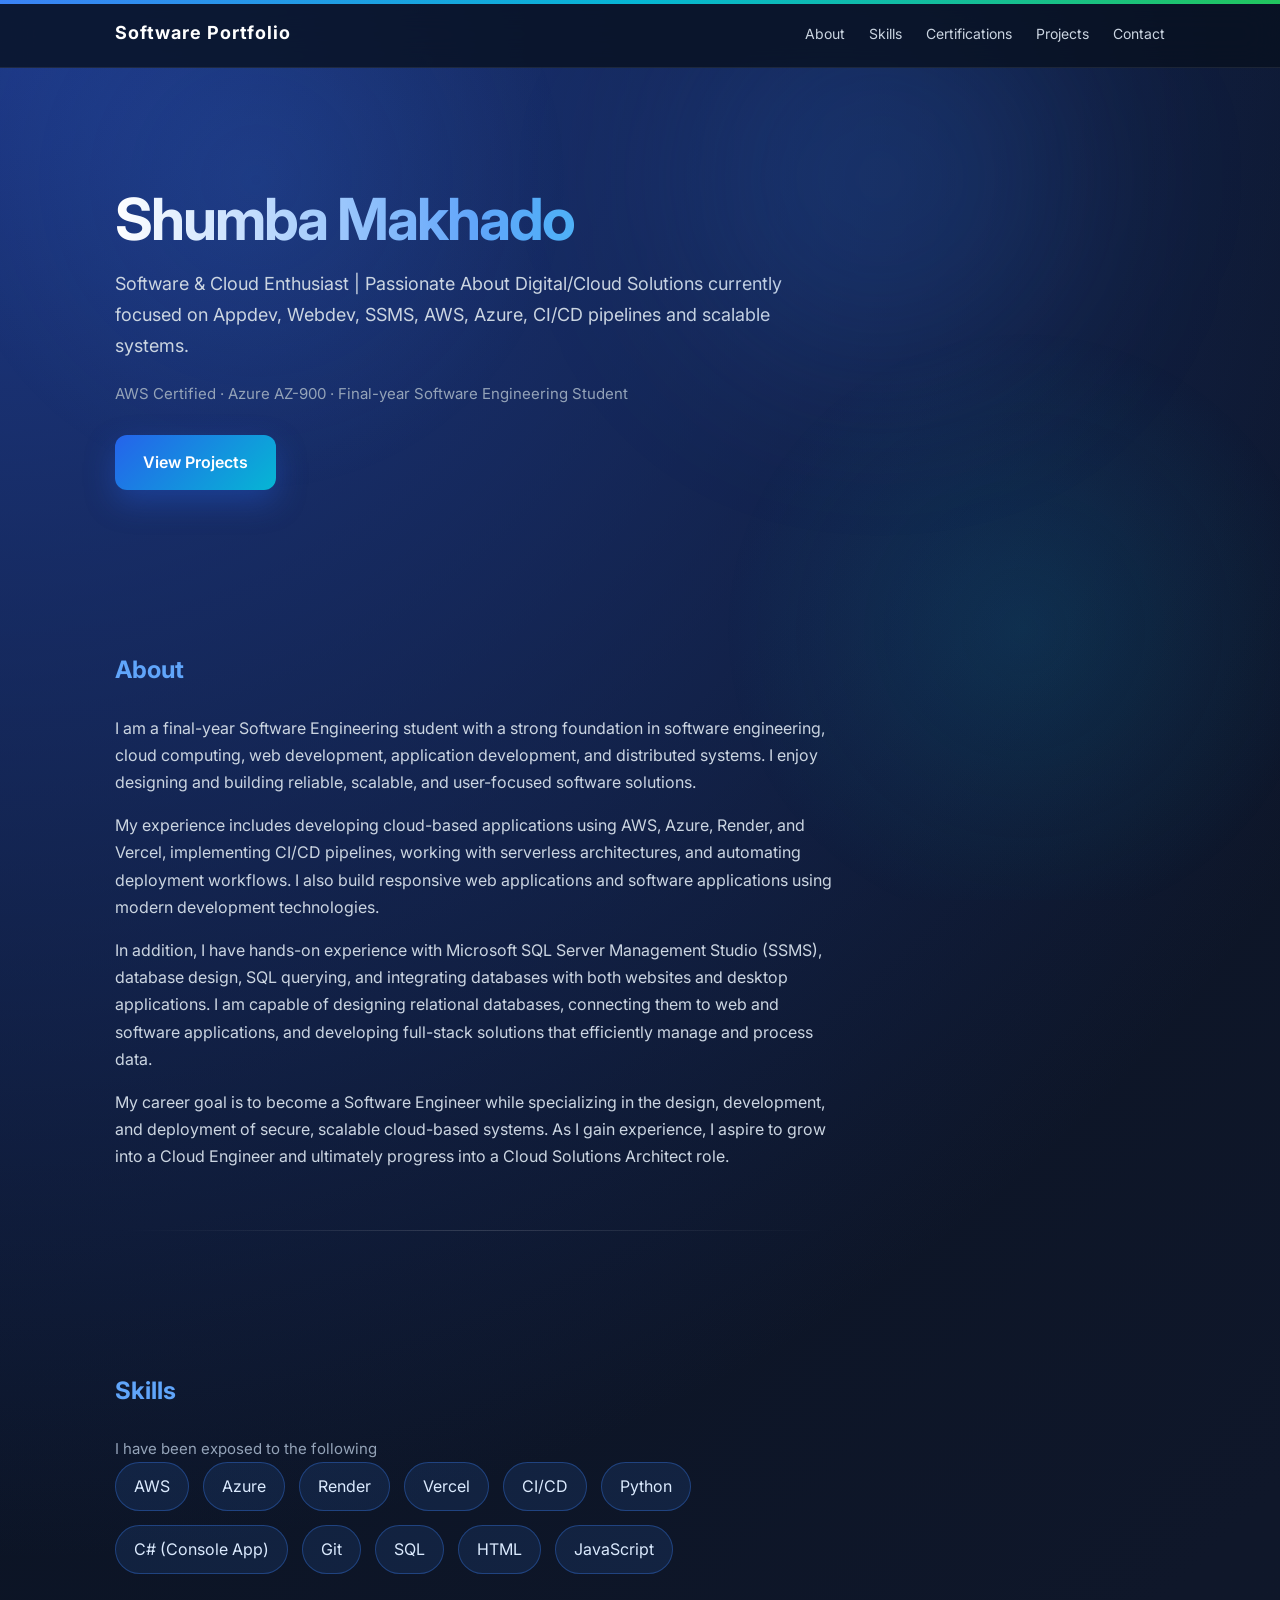
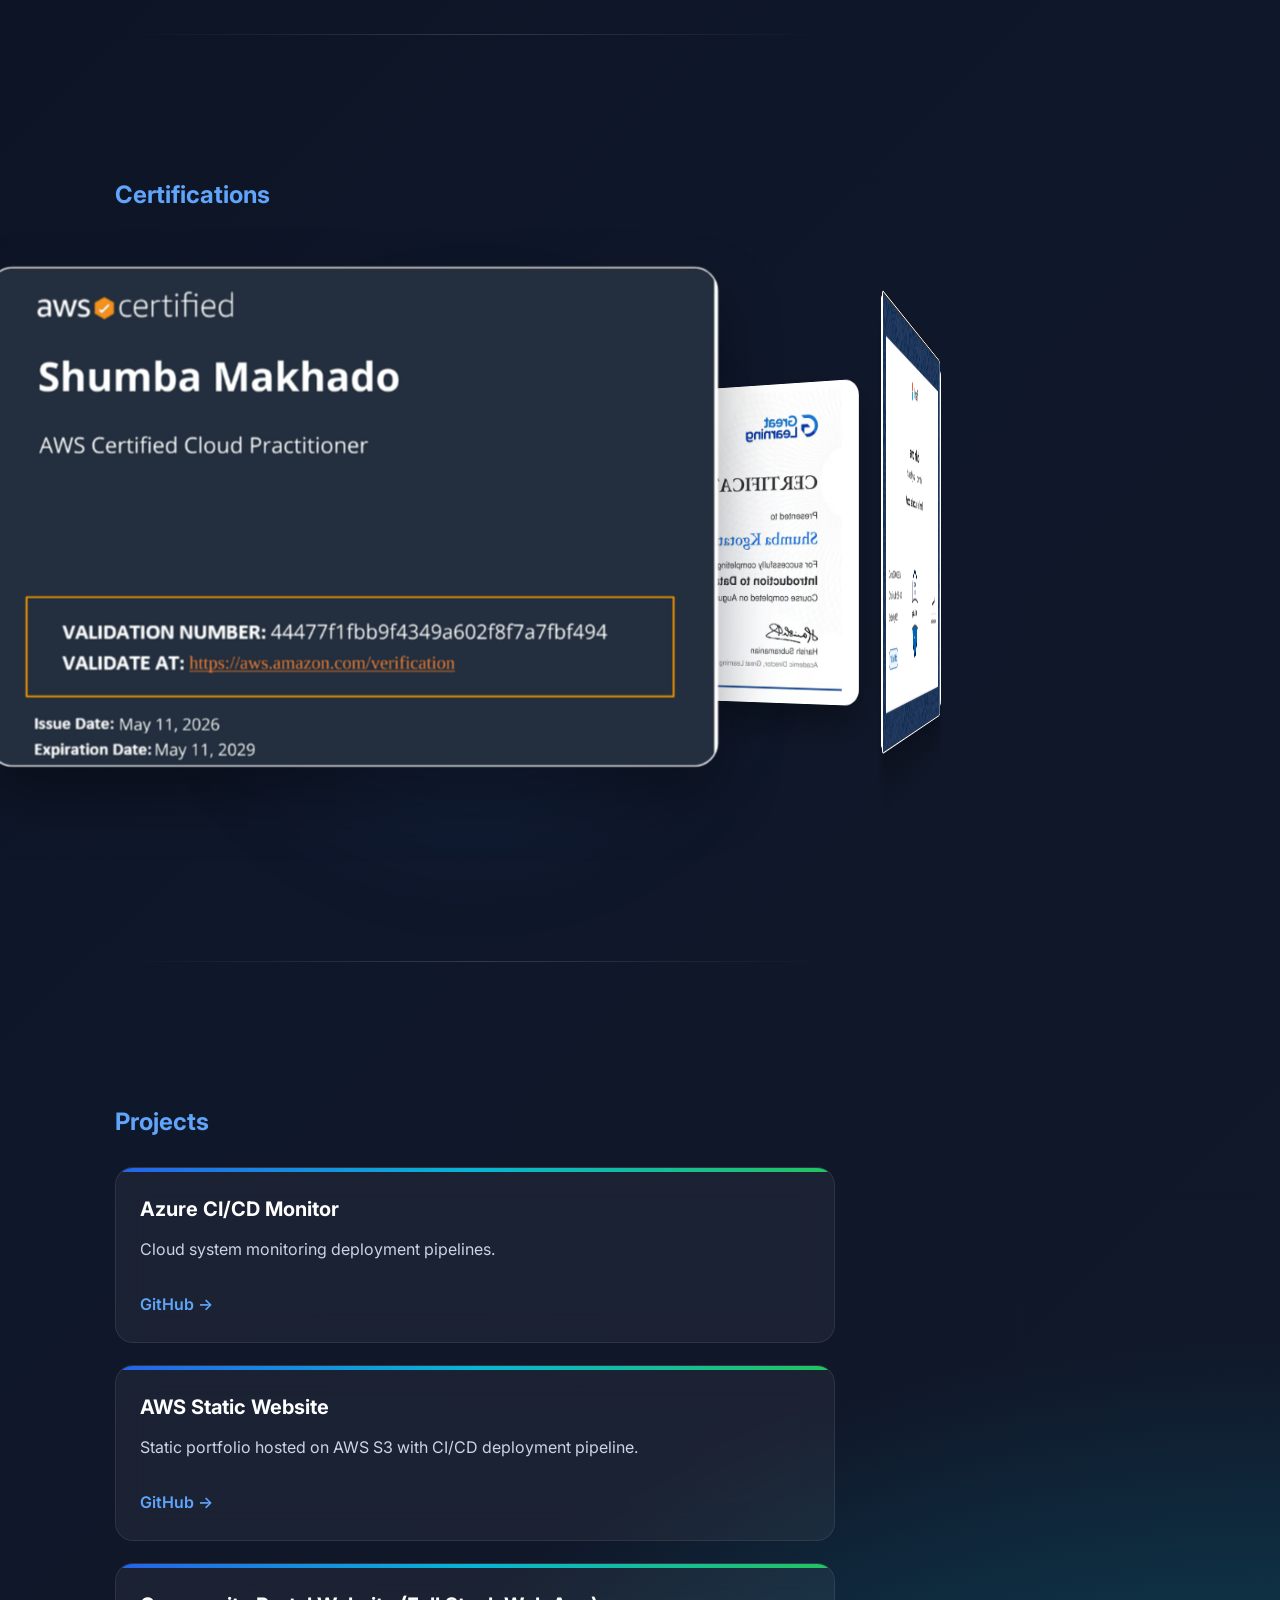
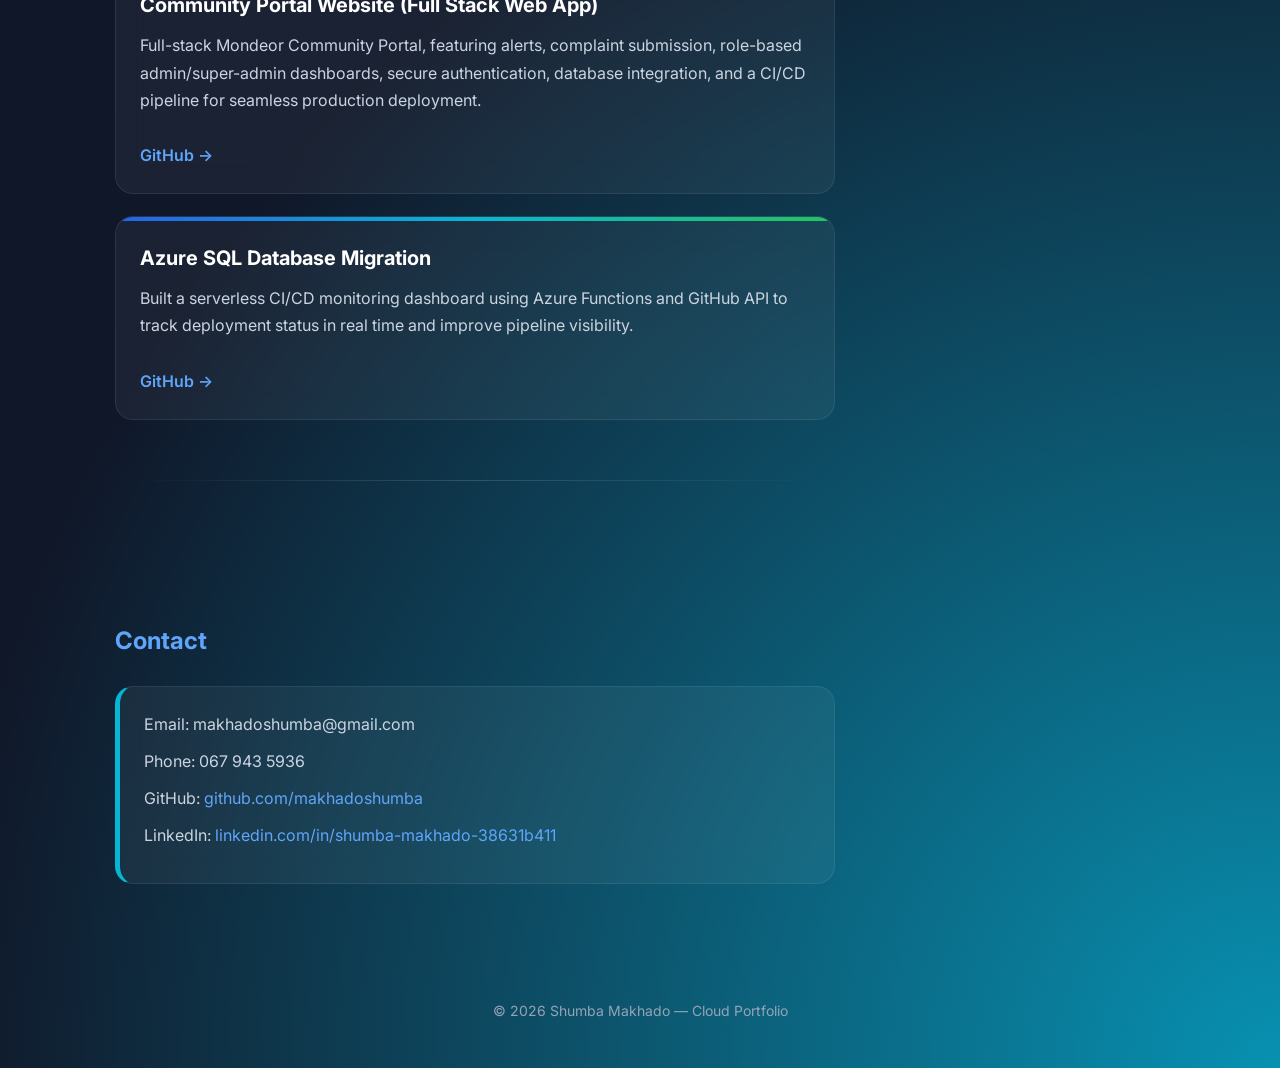
<file: index.html>
<!DOCTYPE html>
<html lang="en">
<head>
<link rel="icon" type="image/svg+xml" href="assets/favicon.svg">
<meta charset="UTF-8" />
<meta name="viewport" content="width=device-width, initial-scale=1.0"/>
<title>Shumba Makhado | Software Enthusiast</title>
<link href="https://fonts.googleapis.com/css2?family=Inter:wght@300;400;500;600&display=swap" rel="stylesheet">
<link rel="stylesheet" href="style.css">
</head>

<body>

<nav>
  <div class="logo"><a onclick="scrollToTop()">Software Portfolio</a></div>
  <div class="links">
    <a href="#about">About</a>
    <a href="#skills">Skills</a>
    <a href="#certifications">Certifications</a>
    <a href="#projects">Projects</a>
    <a href="#contact">Contact</a>
  </div>
</nav>

<header class="hero">
  <h1>Shumba Makhado</h1>

  <p>
    Software & Cloud Enthusiast | Passionate About Digital/Cloud Solutions currently focused on Appdev, Webdev, SSMS, AWS, Azure, CI/CD pipelines and scalable systems.
  </p>

  <div class="meta">
    AWS Certified · Azure AZ-900 · Final-year Software Engineering Student
  </div>

  <a class="btn" href="#projects">View Projects</a>
</header>

<section id="about">
  <h2>About</h2>

<p>
  I am a final-year Software Engineering student with a strong foundation in software engineering, cloud computing, web development, application development, and distributed systems. I enjoy designing and building reliable, scalable, and user-focused software solutions.
</p>

<p>
  My experience includes developing cloud-based applications using AWS, Azure, Render, and Vercel, implementing CI/CD pipelines, working with serverless architectures, and automating deployment workflows. I also build responsive web applications and software applications using modern development technologies.
</p>

<p>
  In addition, I have hands-on experience with Microsoft SQL Server Management Studio (SSMS), database design, SQL querying, and integrating databases with both websites and desktop applications. I am capable of designing relational databases, connecting them to web and software applications, and developing full-stack solutions that efficiently manage and process data.
</p>

<p>
  My career goal is to become a Software Engineer while specializing in the design, development, and deployment of secure, scalable cloud-based systems. As I gain experience, I aspire to grow into a Cloud Engineer and ultimately progress into a Cloud Solutions Architect role.
</p>

</section>

<section id="skills">
  <h2>Skills</h2>
    <div class="meta">
    I have been exposed to the following
  </div>

  <div class="skills">
    <span>AWS</span>
    <span>Azure</span>
    <span>Render</span>
    <span>Vercel</span>
    <span>CI/CD</span>
    <span>Python</span>
    <span>C# (Console App)</span>
    <span>Git</span>
    <span>SQL</span>
    <span>HTML</span>
    <span>JavaScript</span>
  </div>
</section>

<section id="certifications">
  <h2>Certifications</h2>

  <div class="carousel-wrapper">
    <div class="carousel">
      <div class="carousel-item">
        <img src="assets/aws.png"
             alt="AWS Cloud Practitioner">
      </div>

      <div class="carousel-item">
        <img src="assets/az-900.png"
             alt="Azure AZ-900">
      </div>

      <div class="carousel-item">
        <img src="assets/greatlearning.png"
             alt="SQL BASICS">
      </div>

      <div class="carousel-item">
        <img src="assets/aws2.png"
             alt="AWS">
      </div>

    </div>
  </div>
</section>

<section id="projects">
  <h2>Projects</h2>

  <div class="project">
    <h3>Azure CI/CD Monitor</h3>
    <p>Cloud system monitoring deployment pipelines.</p>
    <a href="https://github.com/makhadoshumba/cloud-ci-cd-monitor" target="_blank">
      GitHub →
    </a>
  </div>

  <div class="project">
    <h3>AWS Static Website</h3>
    <p>Static portfolio hosted on AWS S3 with CI/CD deployment pipeline.</p>
    <a href="https://github.com/makhadoshumba/aws-static-website" target="_blank">
      GitHub →
    </a>
  </div>

    <div class="project">
    <h3>Community Portal Website (Full Stack Web App)</h3>
    <p>Full-stack Mondeor Community Portal, featuring alerts, complaint submission, role-based admin/super-admin dashboards, secure authentication, database integration, and a CI/CD pipeline for seamless production deployment.</p>
    <a href="https://github.com/makhadoshumba/Community-Portal-Website" target="_blank">
      GitHub →
    </a>
    </div>

      <div class="project">
    <h3>Azure SQL Database Migration</h3>
    <p>Built a serverless CI/CD monitoring dashboard using Azure Functions and GitHub API to track deployment status in real time and improve pipeline visibility.</p>
    <a href="https://github.com/makhadoshumba/DB-Migration-From-Local-Server-To-Azure-Sql-Cloud-Server" target="_blank">
      GitHub →
    </a>
  </div>

  </div>

</section>



<section id="contact">
  <h2>Contact</h2>

  <div class="contact">
    <p>Email: makhadoshumba@gmail.com</p>
    <p>Phone: 067 943 5936</p>
    <p>
      GitHub:
      <a href="https://github.com/makhadoshumba">github.com/makhadoshumba</a>
    </p>
    <p>
      LinkedIn:
      <a href="https://www.linkedin.com/in/shumba-makhado-1ab6551a8/">linkedin.com/in/shumba-makhado-38631b411</a>
    </p>
  </div>
</section>

<footer>
  © 2026 Shumba Makhado — Cloud Portfolio
</footer>

<button id="backToTop" onclick="scrollToTop()">↑</button>

<script src="script.js"></script>

</body>
</html>
</file>
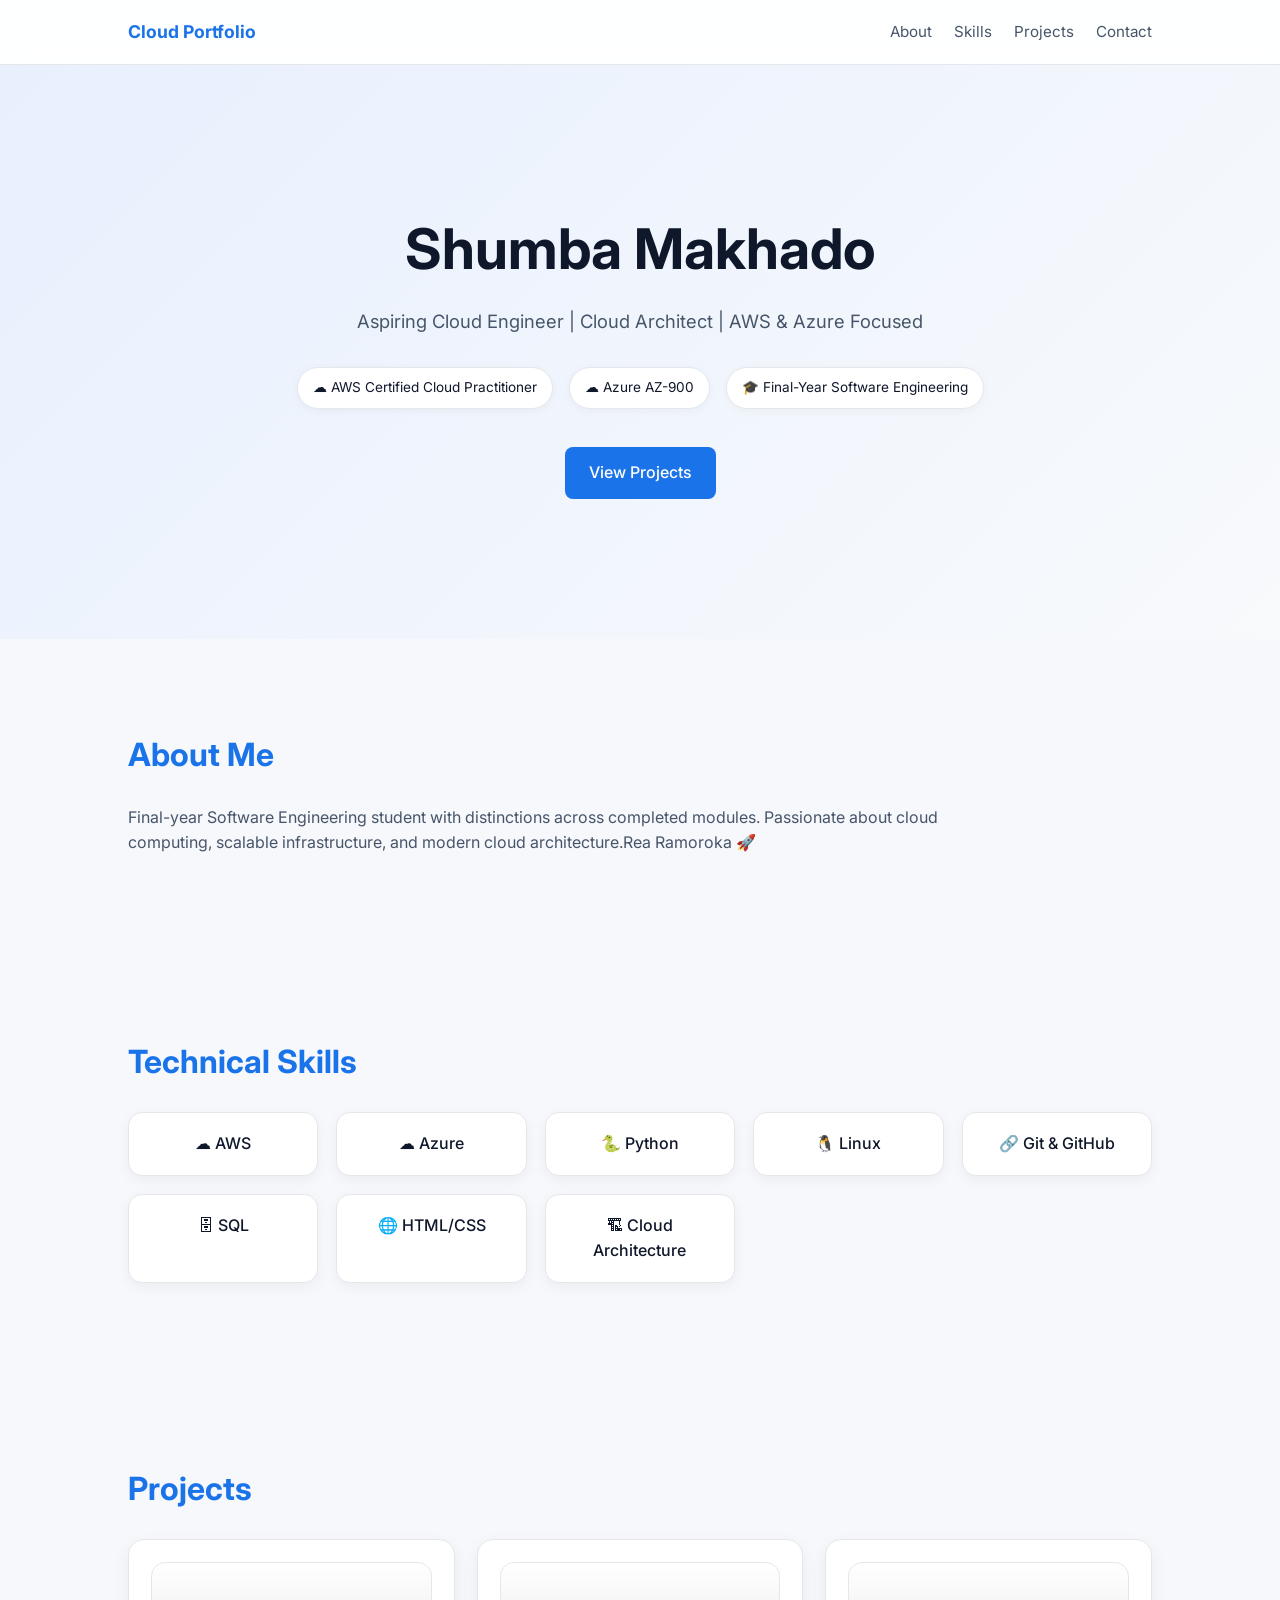
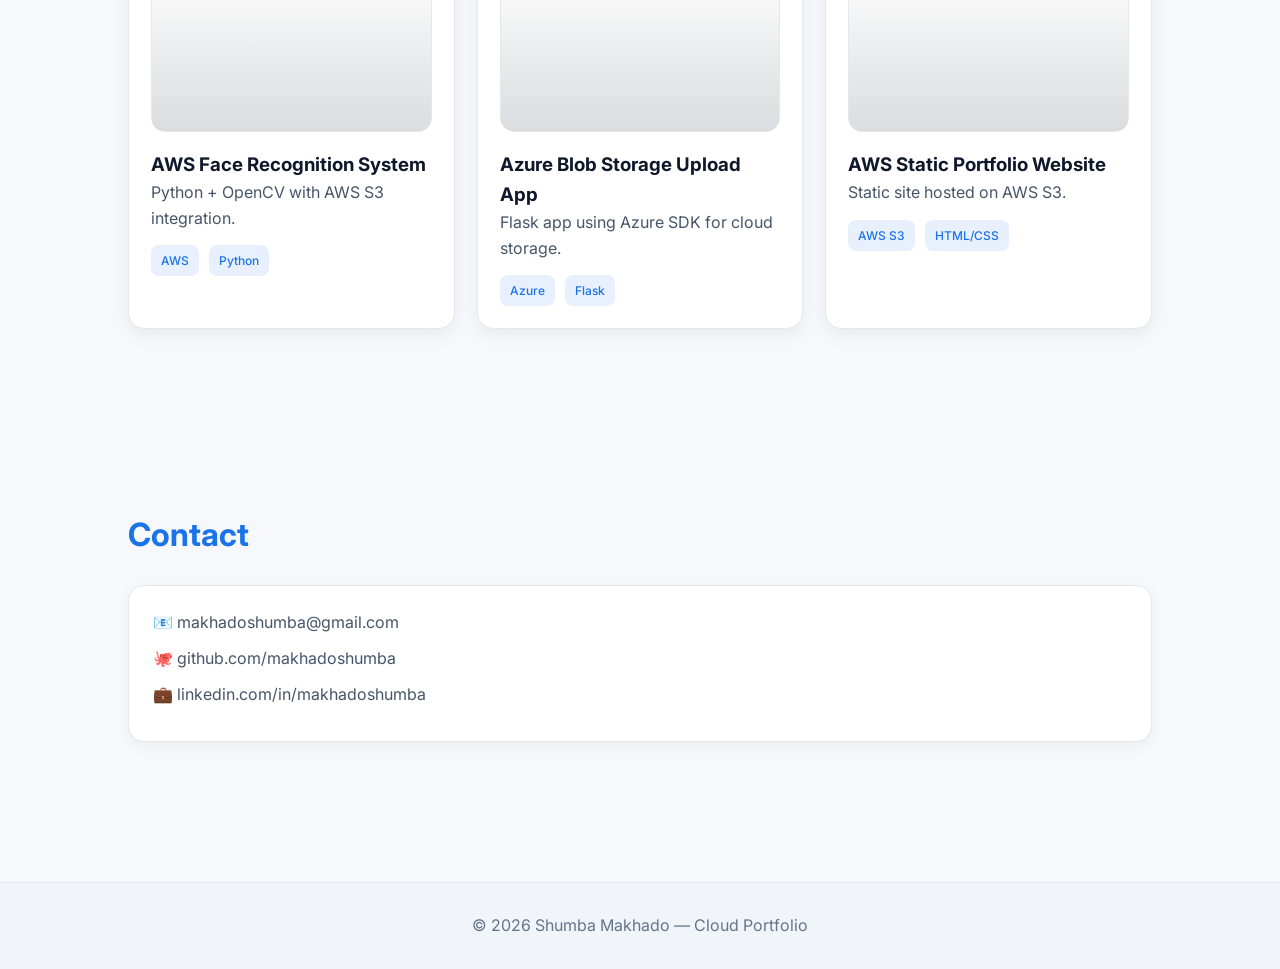
<file: Aws static website.html>
<!DOCTYPE html>
<html lang="en">
<head>
  <meta charset="UTF-8" />
  <meta name="viewport" content="width=device-width, initial-scale=1.0"/>
  <title>Shumba Makhado | Cloud Engineer</title>

  <!-- FAVICON -->
  <link rel="icon"
  type="image/png"
  href="https://cdn-icons-png.flaticon.com/512/4144/4144416.png">

  <!-- GOOGLE FONT -->
  <link href="https://fonts.googleapis.com/css2?family=Inter:wght@300;400;500;600;700&display=swap" rel="stylesheet">

  <style>

    *{
      margin:0;
      padding:0;
      box-sizing:border-box;
      font-family:'Inter',sans-serif;
    }

    html{
      scroll-behavior:smooth;
    }

    body{
      background:#f6f8fc;
      color:#0f172a;
      line-height:1.6;
    }

    /* NAV */
    nav{
      display:flex;
      justify-content:space-between;
      align-items:center;
      padding:18px 10%;
      background:rgba(255,255,255,0.9);
      backdrop-filter:blur(10px);
      position:sticky;
      top:0;
      border-bottom:1px solid #e5e7eb;
      z-index:1000;
    }

    .logo{
      font-size:1.1rem;
      font-weight:700;
      color:#1a73e8;
    }

    .links a{
      margin-left:18px;
      text-decoration:none;
      color:#475569;
      transition:0.2s;
      font-size:0.95rem;
    }

    .links a:hover{
      color:#1a73e8;
    }

    /* HERO (NO IMAGE NOW) */
    .hero{
      text-align:center;
      padding:140px 20px;
      background:linear-gradient(135deg,#e8f0fe,#f8fafc);
    }

    .hero h1{
      font-size:3.5rem;
      font-weight:700;
      color:#0f172a;
    }

    .hero p{
      margin-top:12px;
      font-size:1.15rem;
      color:#475569;
    }

    /* BADGES */
    .badges{
      margin-top:25px;
    }

    .badges span{
      display:inline-block;
      margin:6px;
      padding:9px 15px;
      background:white;
      border:1px solid #e5e7eb;
      border-radius:999px;
      font-size:0.85rem;
      box-shadow:0 2px 10px rgba(0,0,0,0.04);
    }

    /* BUTTON */
    .btn{
      display:inline-block;
      margin-top:32px;
      padding:13px 24px;
      background:#1a73e8;
      color:white;
      border-radius:8px;
      text-decoration:none;
      font-weight:500;
      transition:0.2s;
    }

    .btn:hover{
      background:#1558b0;
      transform:translateY(-2px);
    }

    /* SECTIONS */
    section{
      padding:90px 10%;
    }

    h2{
      font-size:2rem;
      margin-bottom:25px;
      color:#1a73e8;
    }

    section p{
      max-width:850px;
      color:#475569;
    }

    /* SKILLS */
    .grid{
      display:grid;
      grid-template-columns:repeat(auto-fit,minmax(160px,1fr));
      gap:18px;
    }

    .grid div{
      background:white;
      padding:18px;
      border-radius:14px;
      border:1px solid #e5e7eb;
      text-align:center;
      box-shadow:0 4px 14px rgba(0,0,0,0.05);
      transition:0.2s;
      font-weight:500;
    }

    .grid div:hover{
      transform:translateY(-4px);
    }

    /* PROJECTS */
    .projects-grid{
      display:grid;
      grid-template-columns:repeat(auto-fit,minmax(320px,1fr));
      gap:22px;
    }

    .card{
      background:white;
      padding:22px;
      border-radius:16px;
      border:1px solid #e5e7eb;
      box-shadow:0 6px 18px rgba(0,0,0,0.06);
      transition:0.25s;
      height:100%;
    }

    .card:hover{
      transform:translateY(-6px);
      box-shadow:0 12px 28px rgba(0,0,0,0.08);
    }

    .card-link{
      text-decoration:none;
      color:inherit;
      display:block;
    }

    /* THUMBNAILS */
    .thumbnail{
      height:170px;
      border-radius:14px;
      margin-bottom:18px;
      background-size:cover;
      background-position:center;
      position:relative;
      overflow:hidden;
      border:1px solid #e5e7eb;
    }

    .thumbnail::after{
      content:"";
      position:absolute;
      inset:0;
      background:linear-gradient(
        to bottom,
        rgba(255,255,255,0.05),
        rgba(15,23,42,0.15)
      );
    }

    /* AWS IMAGE */
    .aws-thumb{
      background-image:url('https://images.unsplash.com/photo-1451187580459-43490279c0fa?q=80&w=1200&auto=format&fit=crop');
    }

    /* AZURE IMAGE */
    .azure-thumb{
      background-image:url('https://images.unsplash.com/photo-1558494949-ef010cbdcc31?q=80&w=1200&auto=format&fit=crop');
    }

    /* WEBSITE IMAGE */
    .website-thumb{
      background-image:url('https://images.unsplash.com/photo-1460925895917-afdab827c52f?q=80&w=1200&auto=format&fit=crop');
    }

    /* TAGS */
    .tag{
      display:inline-block;
      margin-top:14px;
      margin-right:6px;
      padding:6px 10px;
      background:#e8f0fe;
      color:#1a73e8;
      border-radius:8px;
      font-size:0.75rem;
      font-weight:500;
    }

    /* CONTACT */
    .contact-card{
      background:white;
      padding:24px;
      border-radius:16px;
      border:1px solid #e5e7eb;
      box-shadow:0 4px 14px rgba(0,0,0,0.05);
    }

    .contact-card p{
      margin-bottom:10px;
    }

    /* FOOTER */
    footer{
      text-align:center;
      padding:30px;
      background:#f1f5f9;
      border-top:1px solid #e5e7eb;
      color:#64748b;
      margin-top:50px;
    }

    /* MOBILE */
    @media(max-width:768px){

      nav{
        flex-direction:column;
        gap:15px;
      }

      .links{
        display:flex;
        flex-wrap:wrap;
        justify-content:center;
      }

      .hero h1{
        font-size:2.5rem;
      }

      section{
        padding:70px 7%;
      }
    }

  </style>
</head>

<body>

<!-- NAV -->
<nav>
  <div class="logo">Cloud Portfolio</div>

  <div class="links">
    <a href="#about">About</a>
    <a href="#skills">Skills</a>
    <a href="#projects">Projects</a>
    <a href="#contact">Contact</a>
  </div>
</nav>

<!-- HERO (NO IMAGE) -->
<header class="hero">

  <h1>Shumba Makhado</h1>

  <p>
    Aspiring Cloud Engineer | Cloud Architect | AWS & Azure Focused 
  </p>

  <div class="badges">
    <span>☁ AWS Certified Cloud Practitioner</span>
    <span>☁ Azure AZ-900</span>
    <span>🎓 Final-Year Software Engineering</span>
  </div>

  <a href="#projects" class="btn">View Projects</a>

</header>

<!-- REST OF SITE (UNCHANGED) -->
<section id="about">
  <h2>About Me</h2>
  <p>
    Final-year Software Engineering student with distinctions across completed modules.
    Passionate about cloud computing, scalable infrastructure, and modern cloud architecture.Rea Ramoroka  🚀
  </p>
</section>

<section id="skills">
  <h2>Technical Skills</h2>

  <div class="grid">
    <div>☁ AWS</div>
    <div>☁ Azure</div>
    <div>🐍 Python</div>
    <div>🐧 Linux</div>
    <div>🔗 Git & GitHub</div>
    <div>🗄 SQL</div>
    <div>🌐 HTML/CSS</div>
    <div>🏗 Cloud Architecture</div>
  </div>
</section>

<section id="projects">
  <h2>Projects</h2>

  <div class="projects-grid">

    <a href="https://github.com/makhadoshumba/face-recognition-aws" class="card-link" target="_blank">
      <div class="card">
        <div class="thumbnail aws-thumb"></div>
        <h3>AWS Face Recognition System</h3>
        <p>Python + OpenCV with AWS S3 integration.</p>
        <span class="tag">AWS</span>
        <span class="tag">Python</span>
      </div>
    </a>

    <a href="https://github.com/makhadoshumba/azure-blob-upload" class="card-link" target="_blank">
      <div class="card">
        <div class="thumbnail azure-thumb"></div>
        <h3>Azure Blob Storage Upload App</h3>
        <p>Flask app using Azure SDK for cloud storage.</p>
        <span class="tag">Azure</span>
        <span class="tag">Flask</span>
      </div>
    </a>

    <a href="https://github.com/makhadoshumba/aws-static-website" class="card-link" target="_blank">
      <div class="card">
        <div class="thumbnail website-thumb"></div>
        <h3>AWS Static Portfolio Website</h3>
        <p>Static site hosted on AWS S3.</p>
        <span class="tag">AWS S3</span>
        <span class="tag">HTML/CSS</span>
      </div>
    </a>

  </div>
</section>

<section id="contact">
  <h2>Contact</h2>

  <div class="contact-card">
    <p>📧 makhadoshumba@gmail.com</p>
    <p>🐙 github.com/makhadoshumba</p>
    <p>💼 linkedin.com/in/makhadoshumba</p>
  </div>
</section>

<footer>
  <p>© 2026 Shumba Makhado — Cloud Portfolio</p>
</footer>

</body>
</html>
</file>
<file: style.css>
:root{ 
  --bg:#081120; 
  --card:rgba(18,30,52,.88);
  --text:#f8fafc;
  --muted:#cbd5e1;

  --primary:#3b82f6;
  --primary-soft:#1e3a8a;

  --accent:#06b6d4;
  --green:#22c55e;

  --border:rgba(255,255,255,.08);
}

*{
  margin:0;
  padding:0;
  box-sizing:border-box;
  font-family:Inter,sans-serif;
  scroll-behavior:smooth;
}


body{
  background:
      radial-gradient(circle at top left,#1e3a8a 0%,transparent 35%),
      radial-gradient(circle at bottom right,#0891b2 0%,transparent 30%),
      linear-gradient(135deg,#081120,#0f172a,#111827);

  color:var(--text);
  line-height:1.7;
  overflow-x:hidden;
}

body::before{
  content:"";
  position:fixed;
  top:0;
  left:0;
  width:100%;
  height:4px;
  background:linear-gradient(
      90deg,
      var(--primary),
      var(--accent),
      var(--green)
  );
  z-index:999;
}

body::after{
  content:"";
  position:fixed;
  inset:0;
  pointer-events:none;
  background:
      radial-gradient(circle at 20% 20%,rgba(59,130,246,.12),transparent 25%),
      radial-gradient(circle at 80% 70%,rgba(6,182,212,.12),transparent 25%);
  z-index:-1;
}

nav{
  display:flex;
  justify-content:space-between;
  align-items:center;
  padding:18px 9%;
  position:sticky;
  top:0;
  background:rgba(8,17,32,.80);
  backdrop-filter:blur(18px);
  border-bottom:1px solid rgba(255,255,255,.08);
  z-index:100;
}

.logo{
  font-size:18px;
  font-weight:700;
  color:white;
  letter-spacing:1px;
}

.links a{
  margin-left:20px;
  text-decoration:none;
  color:#cbd5e1;
  font-size:14px;
  position:relative;
  transition:.3s;
}

.links a::after{
  content:"";
  position:absolute;
  left:0;
  bottom:-5px;
  width:0;
  height:2px;
  background:#3b82f6;
  transition:.3s;
}

.links a:hover{
  color:#60a5fa;
}

.links a:hover::after{
  width:100%;
}

.hero{
  padding:120px 9% 90px;
  max-width:950px;
  position:relative;
}

.hero::before{
  content:"";
  position:absolute;
  width:380px;
  height:380px;
  border-radius:50%;
  background:rgba(59,130,246,.15);
  filter:blur(90px);
  right:-120px;
  top:-80px;
}

.hero h1{
  font-size:58px;
  font-weight:700;
  line-height:1.1;
  letter-spacing:-2px;

  background:linear-gradient(
      90deg,
      #ffffff,
      #60a5fa,
      #22d3ee
  );

  -webkit-background-clip:text;
  -webkit-text-fill-color:transparent;
}

.hero p{
  margin-top:18px;
  max-width:680px;
  color:#cbd5e1;
  font-size:18px;
}

.meta{
  margin-top:20px;
  color:#94a3b8;
  font-size:15px;
}

.btn{
  display:inline-block;
  margin-top:28px;
  padding:14px 28px;
  background:linear-gradient(135deg,#2563eb,#06b6d4);
  color:white;
  text-decoration:none;
  font-weight:600;
  border-radius:12px;
  box-shadow:0 12px 30px rgba(37,99,235,.35);
  transition:.3s;
}

.btn:hover{
  transform:translateY(-4px);
  box-shadow:0 18px 40px rgba(6,182,212,.4);
}

section{
  padding:70px 9%;
  max-width:950px;
  position:relative;
}

section::after{
  content:"";
  display:block;
  width:100%;
  height:1px;
  margin-top:60px;
  background:linear-gradient(
      90deg,
      transparent,
      rgba(255,255,255,.15),
      transparent
  );
}

section:last-of-type::after{
  display:none;
}

h2{
  font-size:24px;
  font-weight:700;
  margin-bottom:24px;
  color:#60a5fa;
}

p{
  color:#cbd5e1;
  margin-bottom:16px;
}

.skills{
  display:flex;
  flex-wrap:wrap;
  gap:14px;
}

.skills span{
  padding:10px 18px;
  border-radius:999px;
  background:rgba(59,130,246,.12);
  border:1px solid rgba(59,130,246,.35);
  color:#dbeafe;
  transition:.3s;
}

.skills span:hover{
  background:#2563eb;
  color:white;
  transform:translateY(-3px);
}

.project{
  background:rgba(255,255,255,.05);
  backdrop-filter:blur(16px);
  border:1px solid rgba(255,255,255,.08);
  border-radius:18px;
  padding:24px;
  margin-bottom:22px;
  position:relative;
  overflow:hidden;
  transition:.35s;
}

.project::before{
  content:"";
  position:absolute;
  left:0;
  top:0;
  width:100%;
  height:4px;
  background:linear-gradient(
      90deg,
      #2563eb,
      #06b6d4,
      #22c55e
  );
}

.project:hover{
  transform:translateY(-8px);
  border-color:#3b82f6;
  box-shadow:0 20px 40px rgba(0,0,0,.35);
}

.project h3{
  color:white;
  margin-bottom:10px;
  font-size:20px;
}

.project p{
  color:#cbd5e1;
}

.project a{
  display:inline-block;
  margin-top:12px;
  color:#60a5fa;
  text-decoration:none;
  font-weight:600;
}

.project a:hover{
  color:#22d3ee;
}

.contact{
  background:rgba(255,255,255,.05);
  backdrop-filter:blur(16px);
  border:1px solid rgba(255,255,255,.08);
  border-left:5px solid #06b6d4;
  border-radius:18px;
  padding:24px;
}

.contact p{
  margin-bottom:10px;
  color:#cbd5e1;
}

.contact a{
  color:#60a5fa;
  text-decoration:none;
}

.contact a:hover{
  color:#22d3ee;
}

a{
  transition:.3s;
}

footer{
  text-align:center;
  padding:45px 9%;
  color:#94a3b8;
  font-size:14px;
}

@media(max-width:768px){

  nav{
    flex-direction:column;
    align-items:flex-start;
    gap:15px;
  }

  .links{
    display:flex;
    flex-wrap:wrap;
  }

  .links a{
    margin:0 15px 0 0;
  }

  .hero{
    padding-top:90px;
  }

  .hero h1{
    font-size:42px;
  }

  .hero p{
    font-size:16px;
  }

  section{
    padding:60px 9%;
  }

}



/* ===== GLOBAL FIX (PREVENT HORIZONTAL STRETCH) ===== */
html, body{
  overflow-x: hidden;
}

/* ===== CERTIFICATIONS TITLE ===== */
#certifications h2{
  margin-bottom:65px;
}

/* ===== WRAPPER (UNCHANGED BEHAVIOR) ===== */
.carousel-wrapper{
  width:100%;
  min-height:620px;
  margin-top:50px;
  display:flex;
  justify-content:center;
  align-items:center;
  perspective:2000px;

  /* IMPORTANT: keep original behavior */
  overflow:visible;
}

/* ===== CAROUSEL (ORIGINAL STYLE) ===== */
.carousel{
  position:relative;
  width:100%;
  max-width:850px;
  height:480px;
  transform-style:preserve-3d;
  animation:rotateCarousel 20s linear infinite;
}

.carousel:hover{
  animation-play-state:paused;
}

/* ===== GLOW (UNCHANGED) ===== */
.carousel::before{
  content:"";
  position:absolute;
  width:550px;
  height:550px;
  background:radial-gradient(
    circle,
    rgba(59,130,246,.22),
    transparent 70%
  );
  top:50%;
  left:50%;
  transform:translate(-50%,-50%);
  z-index:-1;
  filter:blur(65px);
}

/* ===== CARD (ORIGINAL SIZE + STYLE) ===== */
.carousel-item{
  position:absolute;
  width:540px;
  height:370px;
  border-radius:18px;
  overflow:hidden;
  background:#ffffff;
  border:1px solid rgba(255,255,255,.12);
  box-shadow:0 22px 45px rgba(0,0,0,.35);
  transition:0.4s ease;
}

.carousel-item img{
  width:100%;
  height:100%;
  object-fit:contain;
  background:#ffffff;
}

/* hover (UNCHANGED) */
.carousel-item:hover{
  transform:scale(1.06) !important;
  border-color:#3b82f6;
  box-shadow:0 28px 60px rgba(59,130,246,.35);
}

/* ===== ORIGINAL 3D RING (THIS IS THE KEY) ===== */
.carousel-item:nth-child(1){
  transform:rotateY(0deg) translateZ(520px);
}

.carousel-item:nth-child(2){
  transform:rotateY(72deg) translateZ(520px);
}

.carousel-item:nth-child(3){
  transform:rotateY(144deg) translateZ(520px);
}

.carousel-item:nth-child(4){
  transform:rotateY(216deg) translateZ(520px);
}

.carousel-item:nth-child(5){
  transform:rotateY(288deg) translateZ(520px);
}

/* animation (UNCHANGED) */
@keyframes rotateCarousel{
  from{
    transform:rotateY(0deg);
  }
  to{
    transform:rotateY(360deg);
  }
}



@media(max-width:600px){

  #certifications h2{
    margin-bottom:45px;
  }

  .carousel-wrapper{
    min-height:300px;
    margin-top:25px;

    perspective:2000px;
    overflow:visible;
  }

  .carousel{
    height:300px;
    max-width:100%;
  }

  .carousel::before{
    width:300px;
    height:300px;
    filter:blur(40px);
  }

  /* FIX: smaller but properly filled cards */
  .carousel-item{
    width:280px;
    height:200px;

    /* keeps certificate filling card better */
    background:#ffffff;
  }

  .carousel-item img{
    width:100%;
    height:100%;

    /* FIX: removes white gaps but keeps full image visible */
    object-fit:cover;
  }

  /* FIX: reduced spacing (IMPORTANT PART) */
  .carousel-item:nth-child(1){
    transform:rotateY(0deg) translateZ(300px);
  }

  .carousel-item:nth-child(2){
    transform:rotateY(72deg) translateZ(300px);
  }

  .carousel-item:nth-child(3){
    transform:rotateY(144deg) translateZ(300px);
  }

  .carousel-item:nth-child(4){
    transform:rotateY(216deg) translateZ(300px);
  }

  .carousel-item:nth-child(5){
    transform:rotateY(288deg) translateZ(300px);
  }

  #certifications{
  padding-bottom:70px;
}

#certifications h2{
  margin-bottom:60px;
}

}


/* ===== BACK TO TOP BUTTON ===== */

#backToTop{
  position:fixed;
  bottom:30px;
  right:30px;
  width:50px;
  height:50px;
  border:none;
  border-radius:50%;
  background:linear-gradient(135deg,#2563eb,#06b6d4);
  color:white;
  font-size:20px;
  cursor:pointer;
  box-shadow:0 10px 25px rgba(0,0,0,.35);
  display:none;
  align-items:center;
  justify-content:center;
  transition:.3s ease;
  z-index:999;
}

#backToTop:hover{
  transform:translateY(-4px) scale(1.1);
  box-shadow:0 15px 35px rgba(6,182,212,.4);
}


#backToTop{
  position:fixed;
  bottom:30px;
  right:30px;
  width:50px;
  height:50px;
  border:none;
  border-radius:50%;
  background:linear-gradient(135deg,#2563eb,#06b6d4);
  color:white;
  font-size:20px;
  cursor:pointer;
  box-shadow:0 10px 25px rgba(0,0,0,.35);
  display:none;
  align-items:center;
  justify-content:center;
  transition:.3s ease;
  z-index:999;
  -webkit-tap-highlight-color: transparent; /* removes tap flash on mobile */
}

/* hover effect (desktop only naturally applies) */
#backToTop:hover{
  transform:translateY(-4px) scale(1.1);
  box-shadow:0 15px 35px rgba(6,182,212,.4);
}


@media(max-width:600px){

  #backToTop{
    width:44px;
    height:44px;
    font-size:18px;
    bottom:20px;
    right:20px;
    box-shadow:0 8px 20px rgba(0,0,0,.3);

    /* FIX: prevent any horizontal overflow issues */
    max-width:100vw;
    max-height:100vh;
    box-sizing:border-box;
  }

}

@media(max-width:480px){

  #backToTop{
    width:42px;
    height:42px;
    font-size:16px;
    bottom:16px;
    right:16px;

    /* FIX: keeps it safely inside viewport */
    max-width:100vw;
    max-height:100vh;
    box-sizing:border-box;

    /* extra safety against mobile overflow bugs */
    transform: translateZ(0);
  }

}
</file>
